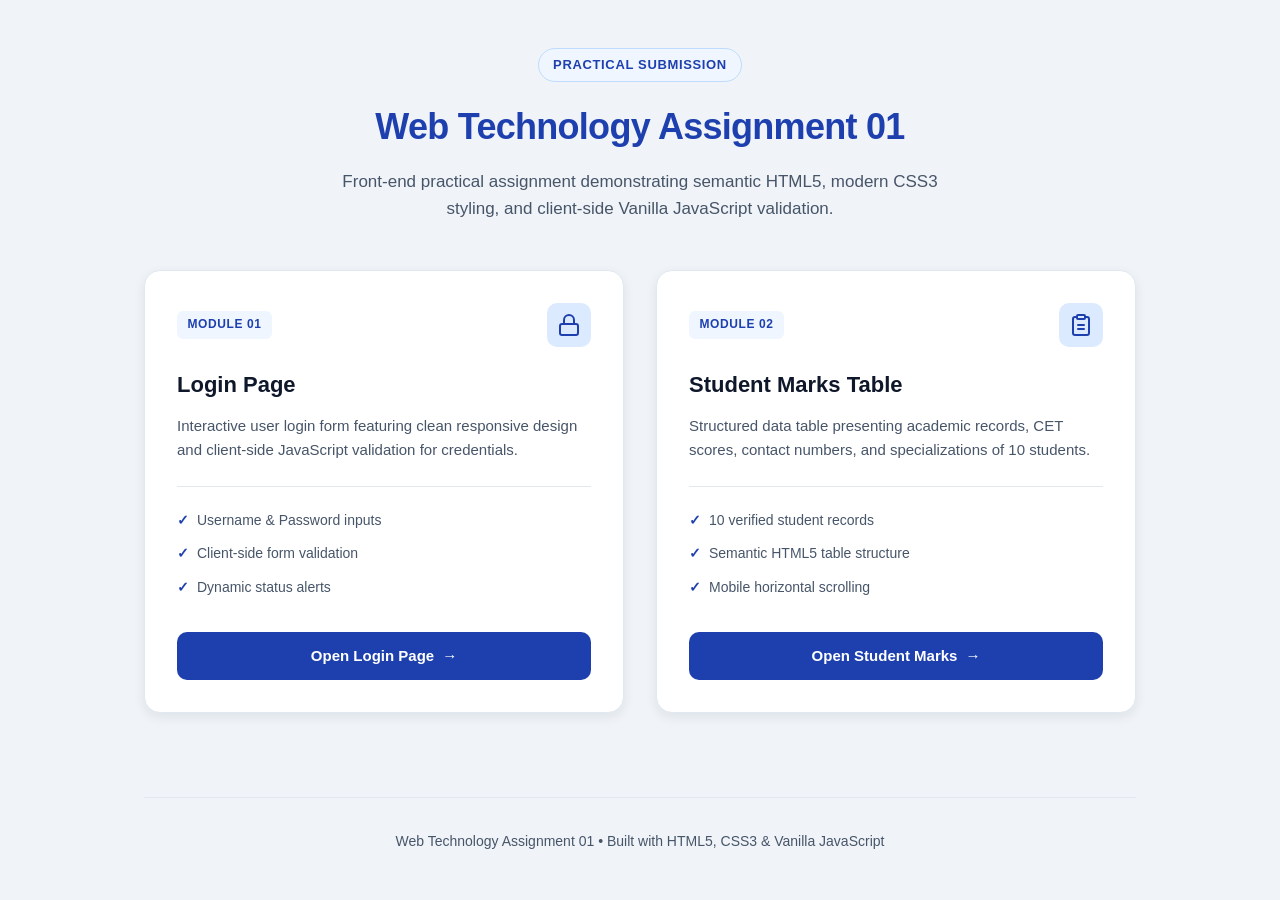
<file: index.html>
<!DOCTYPE html>
<html lang="en">
<head>
  <meta charset="UTF-8">
  <meta name="viewport" content="width=device-width, initial-scale=1.0">
  <title>Web Technology Assignment 01</title>
  <link rel="stylesheet" href="home.css">
</head>
<body>
  <div class="page-container">
    <header class="header">
      <span class="badge">Practical Submission</span>
      <h1 class="title">Web Technology Assignment 01</h1>
      <p class="subtitle">
        Front-end practical assignment demonstrating semantic HTML5, modern CSS3 styling, and client-side Vanilla JavaScript validation.
      </p>
    </header>

    <main class="main-content">
      <div class="modules-grid">
        <!-- Module 01 Card -->
        <div class="card">
          <div class="card-header">
            <span class="module-tag">Module 01</span>
            <div class="card-icon" aria-hidden="true">
              <svg width="24" height="24" viewBox="0 0 24 24" fill="none" stroke="currentColor" stroke-width="2" stroke-linecap="round" stroke-linejoin="round">
                <rect x="3" y="11" width="18" height="11" rx="2" ry="2"></rect>
                <path d="M7 11V7a5 5 0 0 1 10 0v4"></path>
              </svg>
            </div>
          </div>
          <h2 class="card-title">Login Page</h2>
          <p class="card-desc">
            Interactive user login form featuring clean responsive design and client-side JavaScript validation for credentials.
          </p>
          <ul class="feature-list">
            <li>Username &amp; Password inputs</li>
            <li>Client-side form validation</li>
            <li>Dynamic status alerts</li>
          </ul>
          <a href="01-Login-Page/index.html" class="btn btn-primary">
            Open Login Page
            <span class="btn-arrow" aria-hidden="true">&rarr;</span>
          </a>
        </div>

        <!-- Module 02 Card -->
        <div class="card">
          <div class="card-header">
            <span class="module-tag">Module 02</span>
            <div class="card-icon" aria-hidden="true">
              <svg width="24" height="24" viewBox="0 0 24 24" fill="none" stroke="currentColor" stroke-width="2" stroke-linecap="round" stroke-linejoin="round">
                <path d="M16 4h2a2 2 0 0 1 2 2v14a2 2 0 0 1-2 2H6a2 2 0 0 1-2-2V6a2 2 0 0 1 2-2h2"></path>
                <rect x="8" y="2" width="8" height="4" rx="1" ry="1"></rect>
                <path d="M9 12h6"></path>
                <path d="M9 16h6"></path>
              </svg>
            </div>
          </div>
          <h2 class="card-title">Student Marks Table</h2>
          <p class="card-desc">
            Structured data table presenting academic records, CET scores, contact numbers, and specializations of 10 students.
          </p>
          <ul class="feature-list">
            <li>10 verified student records</li>
            <li>Semantic HTML5 table structure</li>
            <li>Mobile horizontal scrolling</li>
          </ul>
          <a href="02-Student-Marks/students.html" class="btn btn-primary" onclick="checkAuth(event)">
            Open Student Marks
            <span class="btn-arrow" aria-hidden="true">&rarr;</span>
          </a>
        </div>
      </div>
    </main>

    <footer class="footer">
      <p>Web Technology Assignment 01 &bull; Built with HTML5, CSS3 &amp; Vanilla JavaScript</p>
    </footer>
  </div>

  <script>
    function showPopup(message, type = "info", duration = 3000) {
      let container = document.getElementById("popupContainer");
      if (!container) {
        container = document.createElement("div");
        container.id = "popupContainer";
        container.className = "popup-container";
        document.body.appendChild(container);
      }
      const toast = document.createElement("div");
      toast.className = `popup-toast toast-${type}`;
      toast.innerHTML = `
        <span>${message}</span>
        <button class="popup-close" onclick="this.parentElement.remove()" aria-label="Close">&times;</button>
      `;
      container.appendChild(toast);
      if (duration > 0) {
        setTimeout(() => {
          toast.style.opacity = "0";
          toast.style.transform = "translateY(-10px)";
          setTimeout(() => {
            if (toast.parentElement) toast.parentElement.removeChild(toast);
          }, 300);
        }, duration);
      }
    }

    function checkAuth(event) {
      if (sessionStorage.getItem("isLoggedIn") !== "true") {
        event.preventDefault();
        showPopup("🔒 Access Restricted: Please log in first to view student marks.", "error", 2500);
        setTimeout(() => {
          window.location.href = "01-Login-Page/index.html";
        }, 1500);
      }
    }
  </script>
</body>
</html>
</file>
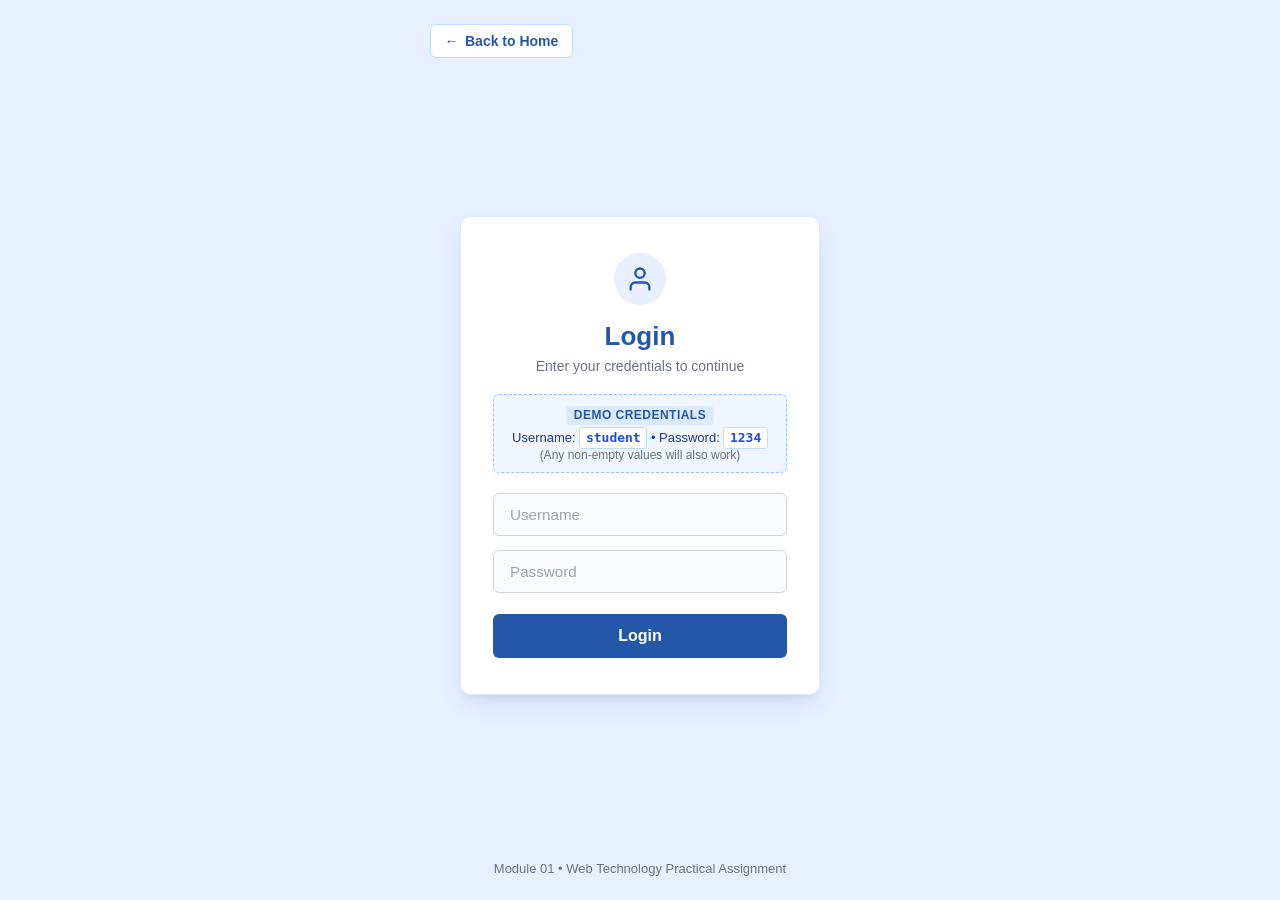
<file: 01-Login-Page/index.html>
<!DOCTYPE html>
<html lang="en">
<head>
  <meta charset="UTF-8">
  <meta name="viewport" content="width=device-width, initial-scale=1.0">
  <title>Login Page - Web Technology Assignment 01</title>
  <link rel="stylesheet" href="style.css">
</head>
<body>
  <div class="page-wrapper">
    <nav class="top-nav">
      <a href="../index.html" class="back-link">
        <span aria-hidden="true">&larr;</span> Back to Home
      </a>
    </nav>

    <main class="login-container">
      <div class="box">
        <div class="header-icon" aria-hidden="true">
          <svg width="28" height="28" viewBox="0 0 24 24" fill="none" stroke="currentColor" stroke-width="2" stroke-linecap="round" stroke-linejoin="round">
            <path d="M20 21v-2a4 4 0 0 0-4-4H8a4 4 0 0 0-4 4v2"></path>
            <circle cx="12" cy="7" r="4"></circle>
          </svg>
        </div>
        <h2>Login</h2>
        <p class="box-subtitle">Enter your credentials to continue</p>

        <!-- Demo credentials notice box -->
        <div class="demo-box" role="note">
          <span class="demo-badge">Demo Credentials</span>
          <p class="demo-text">Username: <code>student</code> &bull; Password: <code>1234</code></p>
          <p class="demo-subtext">(Any non-empty values will also work)</p>
        </div>

        <form id="loginForm" onsubmit="event.preventDefault(); login();">
          <div class="form-group">
            <label for="user" class="visually-hidden">Username</label>
            <input 
              id="user" 
              type="text" 
              placeholder="Username" 
              autocomplete="username"
            >
          </div>

          <div class="form-group">
            <label for="pass" class="visually-hidden">Password</label>
            <input 
              id="pass" 
              type="password" 
              placeholder="Password" 
              autocomplete="current-password"
            >
          </div>

          <button type="button" id="loginBtn" onclick="login()">Login</button>
        </form>

        <p id="msg" role="status" aria-live="polite"></p>
      </div>
    </main>

    <footer class="login-footer">
      <p>Module 01 &bull; Web Technology Practical Assignment</p>
    </footer>
  </div>

  <script src="main.js"></script>
</body>
</html>
</file>
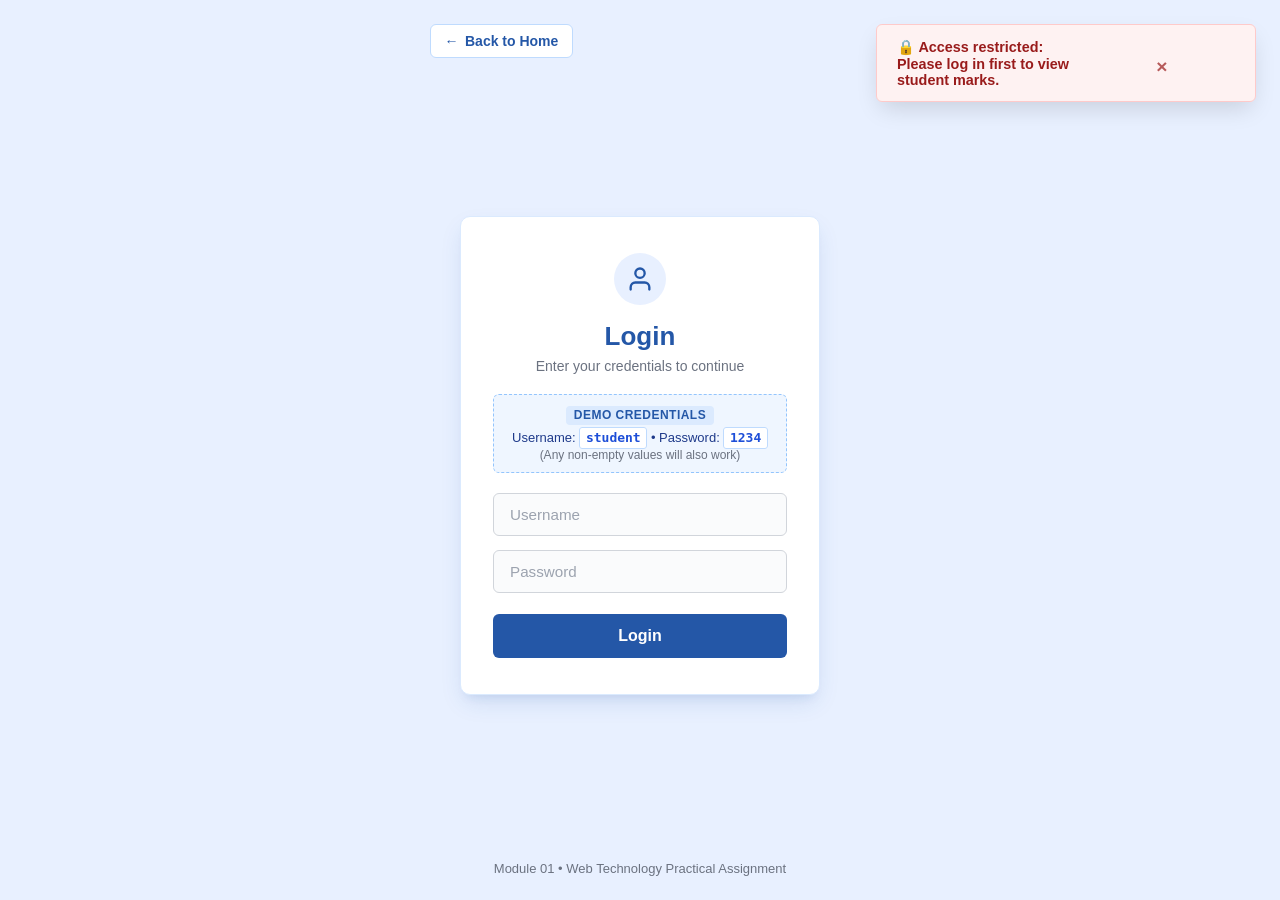
<file: 02-Student-Marks/students.html>
<!DOCTYPE html>
<html lang="en">
<head>
  <meta charset="UTF-8">
  <meta name="viewport" content="width=device-width, initial-scale=1.0">
  <title>Student Marks Details - Web Technology Assignment 01</title>
  <link rel="stylesheet" href="students.css">
</head>
<body>
  <div class="page-wrapper">
    <nav class="top-nav">
      <a href="../index.html" class="back-link">
        <span aria-hidden="true">&larr;</span> Back to Home
      </a>
      <button type="button" class="logout-btn" onclick="logout()" title="Log out">
        Logout
      </button>
    </nav>

    <main class="content-container">
      <header class="page-header">
        <span class="badge" id="userBadge">Module 02</span>
        <h1>Student Marks Details</h1>
        <p class="subtitle">Academic records, CET scores, and technical specialization for 10 registered students.</p>
      </header>

      <div class="table-card">
        <!-- Interactive Toolbar Header -->
        <div class="table-card-header">
          <div class="header-left">
            <h2 class="card-title">Student Records</h2>
            <span id="recordCount" class="record-count">10 Students</span>
          </div>

          <!-- Search Box -->
          <div class="search-box">
            <span class="search-icon" aria-hidden="true">&#128269;</span>
            <input 
              type="text" 
              id="searchInput" 
              placeholder="Search by name, roll, CET..." 
              oninput="handleSearch(this.value)"
              autocomplete="off"
            >
          </div>
        </div>

        <!-- Responsive horizontal scroll wrapper -->
        <div class="table-responsive">
          <table class="students-table">
            <thead>
              <tr>
                <th scope="col" class="text-center sortable" data-sort="roll" onclick="handleSort('roll')" title="Click to sort by Roll No">
                  Roll No <span class="sort-arrow">▲</span>
                </th>
                <th scope="col" class="sortable" data-sort="name" onclick="handleSort('name')" title="Click to sort by Name">
                  Student Name <span class="sort-arrow">↕</span>
                </th>
                <th scope="col">Mob No</th>
                <th scope="col" class="text-center sortable" data-sort="score" onclick="handleSort('score')" title="Click to sort by CET Score">
                  CET Score <span class="sort-arrow">↕</span>
                </th>
                <th scope="col" class="sortable" data-sort="interest" onclick="handleSort('interest')" title="Click to sort by Area of Interest">
                  Area of Interest <span class="sort-arrow">↕</span>
                </th>
              </tr>
            </thead>
            <tbody id="tableBody">
              <!-- Rendered dynamically by students.js (10 student records) -->
              <tr>
                <td class="text-center roll-col">1</td>
                <td class="name-col">Amit</td>
                <td class="phone-col">9876543210</td>
                <td class="text-center score-col">85</td>
                <td><span class="interest-badge interest-web">Web Design</span></td>
              </tr>
              <tr>
                <td class="text-center roll-col">2</td>
                <td class="name-col">Priya</td>
                <td class="phone-col">9876543211</td>
                <td class="text-center score-col">90</td>
                <td><span class="interest-badge interest-ai">AI</span></td>
              </tr>
              <tr>
                <td class="text-center roll-col">3</td>
                <td class="name-col">Rahul</td>
                <td class="phone-col">9876543212</td>
                <td class="text-center score-col">78</td>
                <td><span class="interest-badge interest-java">Java</span></td>
              </tr>
              <tr>
                <td class="text-center roll-col">4</td>
                <td class="name-col">Neha</td>
                <td class="phone-col">9876543213</td>
                <td class="text-center score-col">88</td>
                <td><span class="interest-badge interest-python">Python</span></td>
              </tr>
              <tr>
                <td class="text-center roll-col">5</td>
                <td class="name-col">Rohan</td>
                <td class="phone-col">9876543214</td>
                <td class="text-center score-col">82</td>
                <td><span class="interest-badge interest-web">Web Design</span></td>
              </tr>
              <tr>
                <td class="text-center roll-col">6</td>
                <td class="name-col">Sneha</td>
                <td class="phone-col">9876543215</td>
                <td class="text-center score-col">91</td>
                <td><span class="interest-badge interest-ai">AI</span></td>
              </tr>
              <tr>
                <td class="text-center roll-col">7</td>
                <td class="name-col">Akash</td>
                <td class="phone-col">9876543216</td>
                <td class="text-center score-col">75</td>
                <td><span class="interest-badge interest-cloud">Cloud</span></td>
              </tr>
              <tr>
                <td class="text-center roll-col">8</td>
                <td class="name-col">Pooja</td>
                <td class="phone-col">9876543217</td>
                <td class="text-center score-col">87</td>
                <td><span class="interest-badge interest-java">Java</span></td>
              </tr>
              <tr>
                <td class="text-center roll-col">9</td>
                <td class="name-col">Om</td>
                <td class="phone-col">9876543218</td>
                <td class="text-center score-col">80</td>
                <td><span class="interest-badge interest-python">Python</span></td>
              </tr>
              <tr>
                <td class="text-center roll-col">10</td>
                <td class="name-col">Kiran</td>
                <td class="phone-col">9876543219</td>
                <td class="text-center score-col">92</td>
                <td><span class="interest-badge interest-ai">AI</span></td>
              </tr>
            </tbody>
          </table>
        </div>

        <!-- Pagination Bar -->
        <div class="pagination-bar">
          <div class="pagination-info">
            <span id="pageInfo">Showing 1–5 of 10</span>
            <span class="dot-separator">&bull;</span>
            <span id="pageNumber">Page 1 of 2</span>
          </div>

          <div class="pagination-actions">
            <button id="prevBtn" class="page-btn" onclick="changePage(-1)" disabled>
              &larr; Previous
            </button>
            <button id="nextBtn" class="page-btn" onclick="changePage(1)">
              Next &rarr;
            </button>
          </div>
        </div>
      </div>
    </main>

    <footer class="page-footer">
      <p>Module 02 &bull; Web Technology Practical Assignment</p>
    </footer>
  </div>

  <script src="students.js"></script>
</body>
</html>
</file>
<file: home.css>
/* ==========================================================================
   Home Page Stylesheet - Web Technology Assignment 01
   Theme: Professional Blue & White
   ========================================================================== */

:root {
  --primary-color: #1e40af;
  --primary-hover: #1d4ed8;
  --primary-light: #eff6ff;
  --secondary-color: #0284c7;
  --bg-color: #f0f4f8;
  --card-bg: #ffffff;
  --text-main: #0f172a;
  --text-muted: #475569;
  --border-color: #e2e8f0;
  --shadow-sm: 0 1px 3px rgba(0, 0, 0, 0.08);
  --shadow-md: 0 4px 12px rgba(15, 23, 42, 0.08);
  --shadow-lg: 0 12px 24px rgba(30, 64, 175, 0.12);
  --radius-sm: 6px;
  --radius-md: 10px;
  --radius-lg: 16px;
}

* {
  box-sizing: border-box;
  margin: 0;
  padding: 0;
}

body {
  font-family: -apple-system, BlinkMacSystemFont, "Segoe UI", Roboto, "Helvetica Neue", Arial, sans-serif;
  background-color: var(--bg-color);
  color: var(--text-main);
  line-height: 1.6;
  min-height: 100vh;
  display: flex;
  flex-direction: column;
}

.page-container {
  width: 100%;
  max-width: 1040px;
  margin: 0 auto;
  padding: 3rem 1.5rem 2rem;
  display: flex;
  flex-direction: column;
  flex: 1;
}

/* Header Styles */
.header {
  text-align: center;
  margin-bottom: 3rem;
}

.badge {
  display: inline-block;
  background-color: var(--primary-light);
  color: var(--primary-color);
  font-size: 0.8125rem;
  font-weight: 600;
  letter-spacing: 0.05em;
  text-transform: uppercase;
  padding: 0.35rem 0.85rem;
  border-radius: 9999px;
  margin-bottom: 1rem;
  border: 1px solid #bfdbfe;
}

.title {
  font-size: 2.25rem;
  font-weight: 700;
  color: var(--primary-color);
  margin-bottom: 0.75rem;
  letter-spacing: -0.02em;
}

.subtitle {
  color: var(--text-muted);
  font-size: 1.0625rem;
  max-width: 620px;
  margin: 0 auto;
}

/* Main Content & Grid */
.main-content {
  flex: 1;
}

.modules-grid {
  display: grid;
  grid-template-columns: repeat(auto-fit, minmax(300px, 1fr));
  gap: 2rem;
  margin-bottom: 2rem;
}

/* Card Styles */
.card {
  background-color: var(--card-bg);
  border: 1px solid var(--border-color);
  border-radius: var(--radius-lg);
  padding: 2rem;
  box-shadow: var(--shadow-md);
  display: flex;
  flex-direction: column;
  transition: transform 0.2s ease, box-shadow 0.2s ease, border-color 0.2s ease;
}

.card:hover {
  transform: translateY(-4px);
  box-shadow: var(--shadow-lg);
  border-color: #bfdbfe;
}

.card-header {
  display: flex;
  justify-content: space-between;
  align-items: center;
  margin-bottom: 1.25rem;
}

.module-tag {
  background-color: var(--primary-light);
  color: var(--primary-color);
  font-size: 0.75rem;
  font-weight: 700;
  text-transform: uppercase;
  letter-spacing: 0.05em;
  padding: 0.25rem 0.65rem;
  border-radius: var(--radius-sm);
}

.card-icon {
  width: 44px;
  height: 44px;
  background-color: #dbeafe;
  color: var(--primary-color);
  border-radius: var(--radius-md);
  display: flex;
  align-items: center;
  justify-content: center;
}

.card-title {
  font-size: 1.375rem;
  font-weight: 700;
  color: var(--text-main);
  margin-bottom: 0.75rem;
}

.card-desc {
  color: var(--text-muted);
  font-size: 0.9375rem;
  margin-bottom: 1.5rem;
  flex-grow: 1;
}

.feature-list {
  list-style: none;
  margin-bottom: 1.75rem;
  padding: 0;
  border-top: 1px solid var(--border-color);
  padding-top: 1rem;
}

.feature-list li {
  font-size: 0.875rem;
  color: var(--text-muted);
  padding: 0.35rem 0;
  display: flex;
  align-items: center;
}

.feature-list li::before {
  content: "✓";
  color: var(--primary-color);
  font-weight: bold;
  margin-right: 0.5rem;
}

/* Buttons */
.btn {
  display: inline-flex;
  align-items: center;
  justify-content: center;
  padding: 0.75rem 1.25rem;
  font-size: 0.9375rem;
  font-weight: 600;
  text-decoration: none;
  border-radius: var(--radius-md);
  transition: background-color 0.2s ease, transform 0.15s ease;
  cursor: pointer;
}

.btn-primary {
  background-color: var(--primary-color);
  color: #ffffff;
  border: none;
}

.btn-primary:hover {
  background-color: var(--primary-hover);
}

.btn-arrow {
  margin-left: 0.5rem;
  transition: transform 0.2s ease;
}

.btn:hover .btn-arrow {
  transform: translateX(4px);
}

/* Footer */
.footer {
  text-align: center;
  padding: 2rem 0 1rem;
  border-top: 1px solid var(--border-color);
  color: var(--text-muted);
  font-size: 0.875rem;
}

/* Responsive Adjustments */
@media (max-width: 640px) {
  .page-container {
    padding: 2rem 1rem 1.5rem;
  }

  .title {
    font-size: 1.75rem;
  }

  .subtitle {
    font-size: 0.9375rem;
  }

  .modules-grid {
    grid-template-columns: 1fr;
    gap: 1.5rem;
  }

  .card {
    padding: 1.5rem;
  }
}

/* ==========================================================================
   Popup Toast Notifications
   ========================================================================== */
.popup-container {
  position: fixed;
  top: 1.5rem;
  right: 1.5rem;
  z-index: 9999;
  display: flex;
  flex-direction: column;
  gap: 0.75rem;
  pointer-events: none;
}

.popup-toast {
  pointer-events: auto;
  display: flex;
  align-items: center;
  gap: 0.75rem;
  padding: 0.85rem 1.25rem;
  border-radius: 8px;
  box-shadow: 0 10px 25px -5px rgba(0, 0, 0, 0.15);
  font-size: 0.9rem;
  font-weight: 600;
  max-width: 380px;
  animation: popupSlideIn 0.3s ease forwards;
  transition: opacity 0.3s ease, transform 0.3s ease;
}

@keyframes popupSlideIn {
  from {
    opacity: 0;
    transform: translateY(-20px);
  }
  to {
    opacity: 1;
    transform: translateY(0);
  }
}

.popup-toast.toast-success {
  background-color: #ecfdf5;
  color: #065f46;
  border: 1px solid #a7f3d0;
}

.popup-toast.toast-error {
  background-color: #fef2f2;
  color: #991b1b;
  border: 1px solid #fecaca;
}

.popup-toast.toast-info {
  background-color: #eff6ff;
  color: #1e40af;
  border: 1px solid #bfdbfe;
}

.popup-close {
  background: none;
  border: none;
  font-size: 1.2rem;
  cursor: pointer;
  color: inherit;
  opacity: 0.7;
  padding: 0 0.25rem;
  margin-left: auto;
  line-height: 1;
}

.popup-close:hover {
  opacity: 1;
}

@media (max-width: 480px) {
  .popup-container {
    top: 1rem;
    left: 1rem;
    right: 1rem;
  }
  .popup-toast {
    max-width: 100%;
  }
}
</file>
<file: 01-Login-Page/style.css>
/* ==========================================================================
   Module 01 Stylesheet - Login Page
   Theme: Professional Blue & White
   ========================================================================== */

:root {
  --primary-color: #2457a7;
  --primary-hover: #1b4282;
  --primary-light: #e8f0ff;
  --bg-color: #e8f0ff;
  --card-bg: #ffffff;
  --text-main: #1f2937;
  --text-muted: #6b7280;
  --border-color: #d1d5db;
  --border-focus: #2563eb;
  --success-bg: #ecfdf5;
  --success-color: #065f46;
  --success-border: #a7f3d0;
  --error-bg: #fef2f2;
  --error-color: #991b1b;
  --error-border: #fecaca;
  --shadow: 0 10px 25px -5px rgba(36, 87, 167, 0.15), 0 8px 10px -6px rgba(36, 87, 167, 0.1);
  --radius-sm: 6px;
  --radius-md: 10px;
}

* {
  box-sizing: border-box;
  margin: 0;
  padding: 0;
}

body {
  font-family: Arial, -apple-system, BlinkMacSystemFont, "Segoe UI", Roboto, sans-serif;
  background-color: var(--bg-color);
  color: var(--text-main);
  min-height: 100vh;
  display: flex;
  flex-direction: column;
}

.page-wrapper {
  display: flex;
  flex-direction: column;
  min-height: 100vh;
  padding: 1.5rem;
  width: 100%;
}

/* Navigation */
.top-nav {
  width: 100%;
  max-width: 420px;
  margin: 0 auto 1.5rem auto;
}

.back-link {
  display: inline-flex;
  align-items: center;
  gap: 0.4rem;
  color: var(--primary-color);
  text-decoration: none;
  font-size: 0.875rem;
  font-weight: 600;
  padding: 0.5rem 0.85rem;
  background-color: #ffffff;
  border-radius: var(--radius-sm);
  border: 1px solid #bfdbfe;
  transition: all 0.2s ease;
}

.back-link:hover {
  background-color: #dbeafe;
  transform: translateX(-2px);
}

/* Login Container */
.login-container {
  display: flex;
  justify-content: center;
  align-items: center;
  flex: 1;
}

/* Login Box (matching assignment specifications with professional finish) */
.box {
  width: 100%;
  max-width: 360px;
  background-color: var(--card-bg);
  padding: 2.25rem 2rem;
  border-radius: var(--radius-md);
  box-shadow: var(--shadow);
  text-align: center;
  border: 1px solid #dbeafe;
}

.header-icon {
  width: 52px;
  height: 52px;
  margin: 0 auto 1rem;
  background-color: var(--primary-light);
  color: var(--primary-color);
  border-radius: 50%;
  display: flex;
  align-items: center;
  justify-content: center;
}

.box h2 {
  color: var(--primary-color);
  font-size: 1.625rem;
  font-weight: 700;
  margin-bottom: 0.35rem;
}

.box-subtitle {
  color: var(--text-muted);
  font-size: 0.875rem;
  margin-bottom: 1.25rem;
}

/* Demo Credentials Box */
.demo-box {
  background-color: #eff6ff;
  border: 1px dashed #93c5fd;
  border-radius: var(--radius-sm);
  padding: 0.65rem 0.75rem;
  margin-bottom: 1.25rem;
  text-align: center;
}

.demo-badge {
  display: inline-block;
  background-color: #dbeafe;
  color: var(--primary-color);
  font-size: 0.75rem;
  font-weight: 700;
  text-transform: uppercase;
  letter-spacing: 0.04em;
  padding: 0.15rem 0.5rem;
  border-radius: 4px;
  margin-bottom: 0.35rem;
}

.demo-text {
  font-size: 0.8125rem;
  color: #1e3a8a;
  font-weight: 500;
  margin-bottom: 0.15rem;
}

.demo-text code {
  font-family: ui-monospace, SFMono-Regular, Menlo, Monaco, monospace;
  background-color: #ffffff;
  padding: 0.15rem 0.35rem;
  border-radius: 3px;
  border: 1px solid #bfdbfe;
  color: #1d4ed8;
  font-weight: 600;
}

.demo-subtext {
  font-size: 0.75rem;
  color: var(--text-muted);
}

/* Form Controls */
.form-group {
  margin-bottom: 0.85rem;
}

.visually-hidden {
  position: absolute;
  width: 1px;
  height: 1px;
  padding: 0;
  margin: -1px;
  overflow: hidden;
  clip: rect(0, 0, 0, 0);
  border: 0;
}

input {
  width: 100%;
  padding: 0.75rem 1rem;
  font-size: 0.95rem;
  border: 1.5px solid var(--border-color);
  border-radius: var(--radius-sm);
  outline: none;
  background-color: #fafbfc;
  color: var(--text-main);
  transition: border-color 0.2s ease, box-shadow 0.2s ease, background-color 0.2s ease;
}

input:focus {
  background-color: #ffffff;
  border-color: var(--border-focus);
  box-shadow: 0 0 0 3px rgba(37, 99, 235, 0.15);
}

input::placeholder {
  color: #9ca3af;
}

/* Button */
button {
  width: 100%;
  padding: 0.8rem 1rem;
  margin-top: 0.5rem;
  background-color: var(--primary-color);
  color: #ffffff;
  border: 0;
  border-radius: var(--radius-sm);
  font-size: 1rem;
  font-weight: 600;
  cursor: pointer;
  transition: background-color 0.2s ease, transform 0.1s ease;
}

button:hover {
  background-color: var(--primary-hover);
}

button:active {
  transform: scale(0.98);
}

/* Message Display */
#msg {
  margin-top: 1.25rem;
  font-size: 0.875rem;
  font-weight: 600;
  min-height: 1.3rem;
  padding: 0.5rem 0.75rem;
  border-radius: var(--radius-sm);
  display: none;
  text-align: center;
}

#msg.msg-success {
  display: block;
  background-color: var(--success-bg);
  color: var(--success-color);
  border: 1px solid var(--success-border);
}

#msg.msg-error {
  display: block;
  background-color: var(--error-bg);
  color: var(--error-color);
  border: 1px solid var(--error-border);
}

/* Footer */
.login-footer {
  text-align: center;
  color: var(--text-muted);
  font-size: 0.8125rem;
  padding-top: 2rem;
}

/* Responsive adjustments */
@media (max-width: 480px) {
  .page-wrapper {
    padding: 1rem;
  }

  .box {
    padding: 1.75rem 1.25rem;
  }

  .box h2 {
    font-size: 1.4rem;
  }
}

/* ==========================================================================
   Popup Toast Notifications
   ========================================================================== */
.popup-container {
  position: fixed;
  top: 1.5rem;
  right: 1.5rem;
  z-index: 9999;
  display: flex;
  flex-direction: column;
  gap: 0.75rem;
  pointer-events: none;
}

.popup-toast {
  pointer-events: auto;
  display: flex;
  align-items: center;
  gap: 0.75rem;
  padding: 0.85rem 1.25rem;
  border-radius: var(--radius-sm);
  box-shadow: 0 10px 25px -5px rgba(0, 0, 0, 0.15);
  font-size: 0.9rem;
  font-weight: 600;
  max-width: 380px;
  animation: popupSlideIn 0.3s ease forwards;
  transition: opacity 0.3s ease, transform 0.3s ease;
}

@keyframes popupSlideIn {
  from {
    opacity: 0;
    transform: translateY(-20px);
  }
  to {
    opacity: 1;
    transform: translateY(0);
  }
}

.popup-toast.toast-success {
  background-color: var(--success-bg);
  color: var(--success-color);
  border: 1px solid var(--success-border);
}

.popup-toast.toast-error {
  background-color: var(--error-bg);
  color: var(--error-color);
  border: 1px solid var(--error-border);
}

.popup-toast.toast-info {
  background-color: var(--primary-light);
  color: var(--primary-color);
  border: 1px solid #bfdbfe;
}

.popup-close {
  background: none;
  border: none;
  font-size: 1.2rem;
  cursor: pointer;
  color: inherit;
  opacity: 0.7;
  padding: 0 0.25rem;
  margin-left: auto;
  line-height: 1;
}

.popup-close:hover {
  opacity: 1;
}

@media (max-width: 480px) {
  .popup-container {
    top: 1rem;
    left: 1rem;
    right: 1rem;
  }
  .popup-toast {
    max-width: 100%;
  }
}
</file>
<file: 02-Student-Marks/students.css>
/* ==========================================================================
   Module 02 Stylesheet - Student Marks Table
   Theme: Professional Blue & White
   Features: Search Toolbar, Sortable Headers, Pagination Bar
   ========================================================================== */

:root {
  --primary-color: #1e40af;
  --primary-dark: #1e3a8a;
  --primary-light: #eff6ff;
  --primary-accent: #2563eb;
  --bg-color: #f0f4f8;
  --card-bg: #ffffff;
  --text-main: #0f172a;
  --text-muted: #475569;
  --border-color: #e2e8f0;
  --row-hover: #f8fafc;
  --row-alt: #fcfdfe;
  --shadow-sm: 0 1px 3px rgba(0, 0, 0, 0.05);
  --shadow-md: 0 4px 12px rgba(15, 23, 42, 0.08);
  --radius-sm: 6px;
  --radius-md: 10px;
  --radius-lg: 14px;
}

* {
  box-sizing: border-box;
  margin: 0;
  padding: 0;
}

body {
  font-family: -apple-system, BlinkMacSystemFont, "Segoe UI", Roboto, "Helvetica Neue", Arial, sans-serif;
  background-color: var(--bg-color);
  color: var(--text-main);
  line-height: 1.6;
  min-height: 100vh;
  display: flex;
  flex-direction: column;
}

.page-wrapper {
  display: flex;
  flex-direction: column;
  min-height: 100vh;
  padding: 2rem 1.5rem;
  width: 100%;
  max-width: 1000px;
  margin: 0 auto;
}

/* Navigation */
.top-nav {
  display: flex;
  justify-content: space-between;
  align-items: center;
  margin-bottom: 1.75rem;
}

.back-link {
  display: inline-flex;
  align-items: center;
  gap: 0.4rem;
  color: var(--primary-color);
  text-decoration: none;
  font-size: 0.875rem;
  font-weight: 600;
  padding: 0.5rem 0.85rem;
  background-color: #ffffff;
  border-radius: var(--radius-sm);
  border: 1px solid #bfdbfe;
  transition: all 0.2s ease;
}

.back-link:hover {
  background-color: #dbeafe;
  transform: translateX(-2px);
}

.logout-btn {
  background-color: #fee2e2;
  color: #991b1b;
  border: 1px solid #fecaca;
  padding: 0.5rem 0.95rem;
  border-radius: var(--radius-sm);
  font-size: 0.875rem;
  font-weight: 600;
  cursor: pointer;
  transition: all 0.2s ease;
}

.logout-btn:hover {
  background-color: #fecaca;
  color: #7f1d1d;
}

/* Header */
.page-header {
  text-align: center;
  margin-bottom: 2rem;
}

.badge {
  display: inline-block;
  background-color: var(--primary-light);
  color: var(--primary-color);
  font-size: 0.75rem;
  font-weight: 700;
  letter-spacing: 0.05em;
  text-transform: uppercase;
  padding: 0.25rem 0.65rem;
  border-radius: var(--radius-sm);
  margin-bottom: 0.75rem;
  border: 1px solid #bfdbfe;
}

.page-header h1 {
  font-size: 2rem;
  font-weight: 700;
  color: var(--primary-dark);
  margin-bottom: 0.5rem;
  letter-spacing: -0.01em;
}

.subtitle {
  color: var(--text-muted);
  font-size: 0.95rem;
  max-width: 560px;
  margin: 0 auto;
}

/* Table Card */
.content-container {
  flex: 1;
}

.table-card {
  background-color: var(--card-bg);
  border: 1px solid var(--border-color);
  border-radius: var(--radius-lg);
  box-shadow: var(--shadow-md);
  overflow: hidden;
}

/* Toolbar Header: Search + Stats */
.table-card-header {
  display: flex;
  justify-content: space-between;
  align-items: center;
  padding: 1.15rem 1.5rem;
  border-bottom: 1px solid var(--border-color);
  background-color: #ffffff;
  flex-wrap: wrap;
  gap: 1rem;
}

.header-left {
  display: flex;
  align-items: center;
  gap: 0.75rem;
}

.card-title {
  font-size: 1.125rem;
  font-weight: 700;
  color: var(--primary-dark);
}

.record-count {
  font-size: 0.8125rem;
  font-weight: 600;
  color: var(--primary-color);
  background-color: var(--primary-light);
  padding: 0.25rem 0.65rem;
  border-radius: 9999px;
  border: 1px solid #bfdbfe;
}

/* Search Box */
.search-box {
  position: relative;
  min-width: 260px;
}

.search-icon {
  position: absolute;
  left: 0.75rem;
  top: 50%;
  transform: translateY(-50%);
  font-size: 0.85rem;
  color: var(--text-muted);
  pointer-events: none;
}

.search-box input {
  width: 100%;
  padding: 0.5rem 0.75rem 0.5rem 2.25rem;
  font-size: 0.875rem;
  border: 1.5px solid var(--border-color);
  border-radius: var(--radius-sm);
  background-color: #f8fafc;
  outline: none;
  transition: all 0.2s ease;
}

.search-box input:focus {
  background-color: #ffffff;
  border-color: var(--primary-accent);
  box-shadow: 0 0 0 3px rgba(37, 99, 235, 0.12);
}

/* Table Responsive Horizontal Scroll */
.table-responsive {
  width: 100%;
  overflow-x: auto;
  -webkit-overflow-scrolling: touch;
}

/* Table Design */
.students-table {
  width: 100%;
  border-collapse: collapse;
  text-align: left;
  font-size: 0.9375rem;
  white-space: nowrap;
}

.students-table thead {
  background-color: var(--primary-dark);
  color: #ffffff;
}

.students-table th {
  padding: 0.95rem 1.25rem;
  font-size: 0.8125rem;
  font-weight: 600;
  text-transform: uppercase;
  letter-spacing: 0.05em;
  border-right: 1px solid rgba(255, 255, 255, 0.1);
}

.students-table th:last-child {
  border-right: none;
}

/* Sortable Headers */
.students-table th.sortable {
  cursor: pointer;
  user-select: none;
  transition: background-color 0.15s ease;
}

.students-table th.sortable:hover {
  background-color: #1b3275;
}

.sort-arrow {
  display: inline-block;
  margin-left: 0.35rem;
  font-size: 0.75rem;
  opacity: 0.75;
  transition: opacity 0.2s ease;
}

.students-table th.sort-active .sort-arrow {
  opacity: 1;
  color: #93c5fd;
}

.students-table tbody tr {
  border-bottom: 1px solid var(--border-color);
  transition: background-color 0.15s ease;
}

.students-table tbody tr:nth-child(even) {
  background-color: var(--row-alt);
}

.students-table tbody tr:hover {
  background-color: #eff6ff;
}

.students-table td {
  padding: 0.85rem 1.25rem;
  color: var(--text-main);
  border-right: 1px solid #f1f5f9;
}

.students-table td:last-child {
  border-right: none;
}

.no-records {
  text-align: center;
  padding: 2.5rem 1rem !important;
  color: var(--text-muted);
  font-style: italic;
}

/* Column Specific Styles */
.text-center {
  text-align: center;
}

.roll-col {
  font-weight: 600;
  color: var(--text-muted);
}

.name-col {
  font-weight: 600;
  color: var(--text-main);
}

.phone-col {
  font-family: ui-monospace, SFMono-Regular, Menlo, Monaco, Consolas, monospace;
  font-size: 0.875rem;
  color: var(--text-muted);
}

.score-col {
  font-weight: 700;
  color: var(--primary-accent);
}

/* Area of Interest Badges */
.interest-badge {
  display: inline-block;
  font-size: 0.75rem;
  font-weight: 600;
  padding: 0.25rem 0.65rem;
  border-radius: 9999px;
  line-height: 1.2;
}

.interest-web {
  background-color: #e0f2fe;
  color: #0369a1;
  border: 1px solid #bae6fd;
}

.interest-ai {
  background-color: #f3e8ff;
  color: #6b21a8;
  border: 1px solid #e9d5ff;
}

.interest-java {
  background-color: #ffedd5;
  color: #c2410c;
  border: 1px solid #fed7aa;
}

.interest-python {
  background-color: #dcfce7;
  color: #15803d;
  border: 1px solid #bbf7d0;
}

.interest-cloud {
  background-color: #e0e7ff;
  color: #4338ca;
  border: 1px solid #c7d2fe;
}

/* Pagination Bar */
.pagination-bar {
  display: flex;
  justify-content: space-between;
  align-items: center;
  padding: 1rem 1.5rem;
  background-color: #ffffff;
  border-top: 1px solid var(--border-color);
  flex-wrap: wrap;
  gap: 0.75rem;
}

.pagination-info {
  font-size: 0.875rem;
  color: var(--text-muted);
  display: flex;
  align-items: center;
  gap: 0.5rem;
}

.dot-separator {
  color: #cbd5e1;
}

.pagination-actions {
  display: flex;
  gap: 0.5rem;
}

.page-btn {
  padding: 0.45rem 0.95rem;
  font-size: 0.8125rem;
  font-weight: 600;
  color: var(--primary-color);
  background-color: var(--primary-light);
  border: 1px solid #bfdbfe;
  border-radius: var(--radius-sm);
  cursor: pointer;
  transition: all 0.15s ease;
}

.page-btn:hover:not(:disabled) {
  background-color: #dbeafe;
  color: var(--primary-dark);
}

.page-btn:disabled {
  opacity: 0.45;
  cursor: not-allowed;
  border-color: var(--border-color);
  background-color: #f1f5f9;
  color: #94a3b8;
}

/* Footer */
.page-footer {
  text-align: center;
  color: var(--text-muted);
  font-size: 0.8125rem;
  padding: 2.5rem 0 1rem;
}

/* Responsive adjustments */
@media (max-width: 640px) {
  .page-wrapper {
    padding: 1.25rem 1rem;
  }

  .page-header h1 {
    font-size: 1.6rem;
  }

  .table-card-header {
    flex-direction: column;
    align-items: stretch;
  }

  .search-box {
    width: 100%;
    min-width: 0;
  }

  .pagination-bar {
    flex-direction: column;
    align-items: center;
    gap: 0.75rem;
  }

  .students-table th,
  .students-table td {
    padding: 0.75rem 1rem;
    font-size: 0.875rem;
  }
}

/* ==========================================================================
   Popup Toast Notifications
   ========================================================================== */
.popup-container {
  position: fixed;
  top: 1.5rem;
  right: 1.5rem;
  z-index: 9999;
  display: flex;
  flex-direction: column;
  gap: 0.75rem;
  pointer-events: none;
}

.popup-toast {
  pointer-events: auto;
  display: flex;
  align-items: center;
  gap: 0.75rem;
  padding: 0.85rem 1.25rem;
  border-radius: var(--radius-sm);
  box-shadow: 0 10px 25px -5px rgba(0, 0, 0, 0.15);
  font-size: 0.9rem;
  font-weight: 600;
  max-width: 380px;
  animation: popupSlideIn 0.3s ease forwards;
  transition: opacity 0.3s ease, transform 0.3s ease;
}

@keyframes popupSlideIn {
  from {
    opacity: 0;
    transform: translateY(-20px);
  }
  to {
    opacity: 1;
    transform: translateY(0);
  }
}

.popup-toast.toast-success {
  background-color: #ecfdf5;
  color: #065f46;
  border: 1px solid #a7f3d0;
}

.popup-toast.toast-error {
  background-color: #fef2f2;
  color: #991b1b;
  border: 1px solid #fecaca;
}

.popup-toast.toast-info {
  background-color: var(--primary-light);
  color: var(--primary-color);
  border: 1px solid #bfdbfe;
}

.popup-close {
  background: none;
  border: none;
  font-size: 1.2rem;
  cursor: pointer;
  color: inherit;
  opacity: 0.7;
  padding: 0 0.25rem;
  margin-left: auto;
  line-height: 1;
}

.popup-close:hover {
  opacity: 1;
}

@media (max-width: 480px) {
  .popup-container {
    top: 1rem;
    left: 1rem;
    right: 1rem;
  }
  .popup-toast {
    max-width: 100%;
  }
}
</file>
